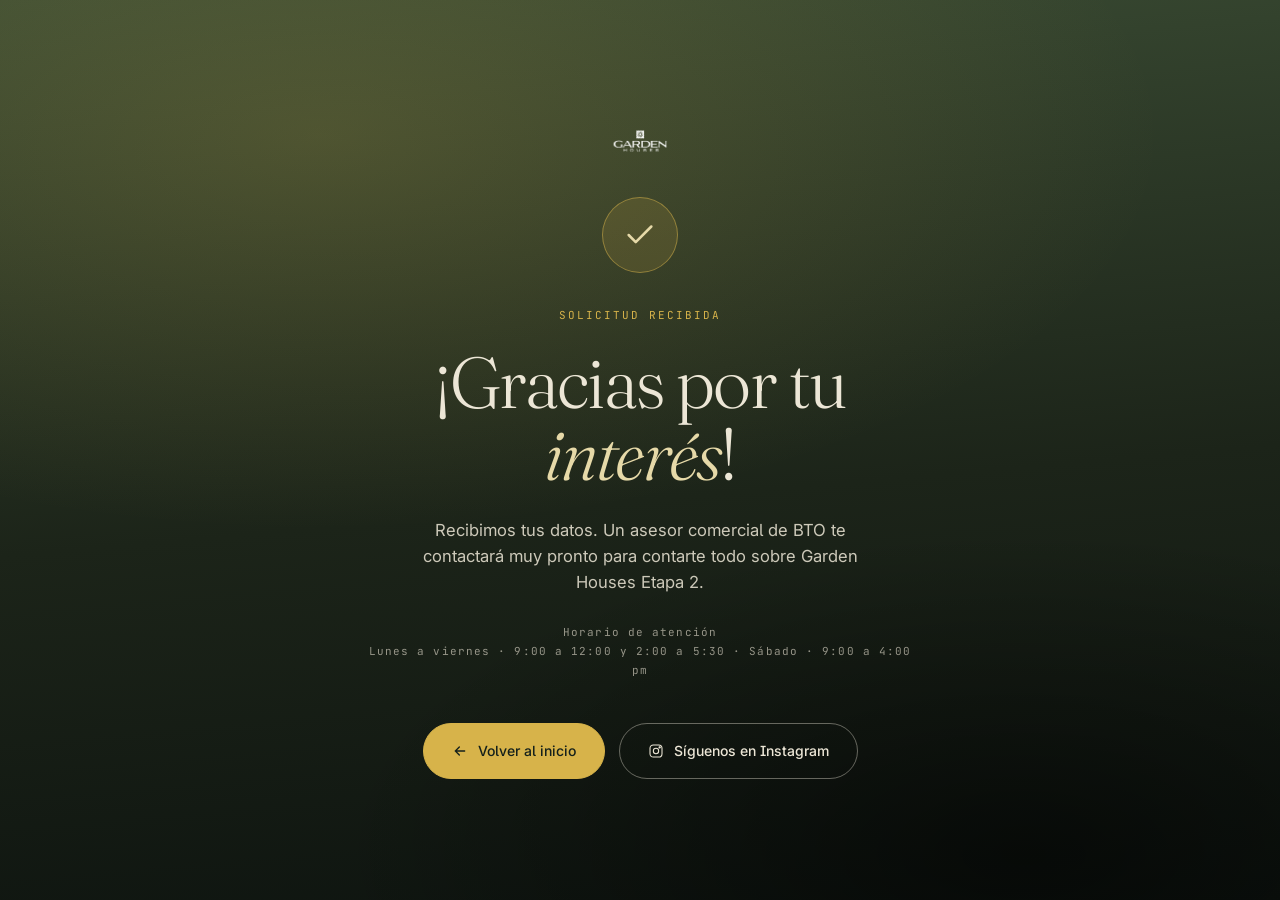
<file: gracias.html>
<!doctype html>
<html lang="es-CO">
<head>
<meta charset="utf-8" />
<meta name="viewport" content="width=device-width, initial-scale=1" />
<meta name="robots" content="noindex, nofollow" />

<!-- Google tag (gtag.js) -->
<script async src="https://www.googletagmanager.com/gtag/js?id=G-H11S2S4JN0"></script>
<script>
  window.dataLayer = window.dataLayer || [];
  function gtag(){dataLayer.push(arguments);}
  gtag('js', new Date());
  gtag('config', 'G-H11S2S4JN0');
  // Conversión: formulario enviado
  gtag('event', 'formulario', { event_category: 'lead', event_label: 'Garden Houses Etapa 2' });
</script>

<!-- Microsoft Clarity -->
<script type="text/javascript">
    (function(c,l,a,r,i,t,y){
        c[a]=c[a]||function(){(c[a].q=c[a].q||[]).push(arguments)};
        t=l.createElement(r);t.async=1;t.src="https://www.clarity.ms/tag/"+i;
        y=l.getElementsByTagName(r)[0];y.parentNode.insertBefore(t,y);
    })(window, document, "clarity", "script", "xpy4v89lij");
</script>

<!-- Meta Pixel Code -->
<script>
!function(f,b,e,v,n,t,s)
{if(f.fbq)return;n=f.fbq=function(){n.callMethod?
n.callMethod.apply(n,arguments):n.queue.push(arguments)};
if(!f._fbq)f._fbq=n;n.push=n;n.loaded=!0;n.version='2.0';
n.queue=[];t=b.createElement(e);t.async=!0;
t.src=v;s=b.getElementsByTagName(e)[0];
s.parentNode.insertBefore(t,s)}(window, document,'script',
'https://connect.facebook.net/en_US/fbevents.js');
fbq('init', '1456245753051788');
fbq('track', 'PageView');
// Conversión: Cliente potencial (Lead)
fbq('track', 'Lead', { content_name: 'Garden Houses Etapa 2' });
fbq('trackCustom', 'formulario');
</script>
<noscript><img height="1" width="1" style="display:none"
src="https://www.facebook.com/tr?id=1456245753051788&ev=Lead&noscript=1"
/></noscript>
<!-- End Meta Pixel Code -->

<title>¡Gracias! — Garden Houses</title>
<link rel="preconnect" href="https://fonts.googleapis.com">
<link rel="preconnect" href="https://fonts.gstatic.com" crossorigin>
<link href="https://fonts.googleapis.com/css2?family=Fraunces:ital,opsz,wght@0,9..144,300;0,9..144,400;1,9..144,300&family=Inter:wght@400;500;600&family=JetBrains+Mono:wght@400;500&display=swap" rel="stylesheet">
<link rel="stylesheet" href="assets/style-system.css">
<style>
  html, body { height: 100%; }
  body.gracias {
    min-height: 100vh; display: flex; align-items: center; justify-content: center;
    padding: clamp(24px, 6vw, 64px);
    background: var(--bg-dark); color: var(--on-dark);
    position: relative; overflow: hidden;
    text-align: center;
  }
  .g-bg { position: absolute; inset: 0; z-index: 0; }
  .g-bg .g-img {
    position: absolute; inset: 0;
    background-image:
      radial-gradient(120% 80% at 25% 15%, rgba(215,179,74,.18), transparent 55%),
      radial-gradient(90% 60% at 80% 95%, rgba(0,0,0,.55), transparent 60%),
      linear-gradient(175deg, #3A4B33 0%, #1C2419 55%, #0D130F 100%);
  }
  .g-inner {
    position: relative; z-index: 2; max-width: 560px;
    display: flex; flex-direction: column; align-items: center; gap: 8px;
    animation: gIn .8s cubic-bezier(.22,.61,.36,1) both;
  }
  @keyframes gIn { from { opacity: 0; transform: translateY(16px); } to { opacity: 1; transform: none; } }
  .g-logo { height: 40px; width: auto; margin-bottom: 28px; filter: brightness(0) invert(1); }
  .g-check {
    width: 76px; height: 76px; border-radius: 50%; margin-bottom: 26px;
    display: inline-flex; align-items: center; justify-content: center;
    background: rgba(215,179,74,.14); border: 1px solid rgba(215,179,74,.5);
    color: #E6D9A8;
  }
  .g-check svg { width: 34px; height: 34px; }
  .g-eyebrow {
    font-family: var(--f-mono); font-size: 11px; letter-spacing: .18em; text-transform: uppercase;
    color: #D7B34A; margin-bottom: 14px;
  }
  h1.g-title {
    font-family: var(--f-display); font-weight: 300;
    font-size: clamp(40px, 6vw, 72px); line-height: 1; letter-spacing: -.025em;
    margin: 0 0 20px;
  }
  h1.g-title em { font-style: italic; color: #E6D9A8; }
  .g-text {
    font-size: clamp(16px, 1.3vw, 19px); line-height: 1.55;
    color: rgba(236,230,214,.85); max-width: 44ch; margin: 0 0 12px;
  }
  .g-hours {
    font-family: var(--f-mono); font-size: 11px; letter-spacing: .1em;
    color: rgba(236,230,214,.6); line-height: 1.7; margin: 8px 0 36px;
  }
  .g-actions { display: flex; flex-wrap: wrap; gap: 14px; justify-content: center; }
  .g-btn {
    display: inline-flex; align-items: center; gap: 10px;
    padding: 16px 28px; border-radius: 999px;
    font-family: var(--f-sans); font-size: 14px; font-weight: 500;
    text-decoration: none; cursor: pointer;
    transition: transform .25s var(--e-out), background .25s var(--e-out);
  }
  .g-btn-primary {
    background: #D7B34A; color: #14201B; border: 1px solid #D7B34A;
  }
  .g-btn-primary:hover { background: #E6C25E; transform: translateY(-1px); }
  .g-btn-ghost {
    background: transparent; color: var(--on-dark); border: 1px solid rgba(236,230,214,.4);
  }
  .g-btn-ghost:hover { background: rgba(236,230,214,.1); transform: translateY(-1px); }
  .g-btn svg { width: 16px; height: 16px; }
  @media (prefers-reduced-motion: reduce) { .g-inner { animation: none; } }
</style>
</head>
<body class="gh gracias">
  <div class="g-bg" aria-hidden="true"><div class="g-img"></div></div>
  <div class="g-inner">
    <img class="g-logo" src="img/logo_garden.png" alt="Garden Houses">
    <span class="g-check" aria-hidden="true">
      <svg viewBox="0 0 24 24" fill="none" stroke="currentColor" stroke-width="1.8" stroke-linecap="round" stroke-linejoin="round"><path d="M20 6 9 17l-5-5"/></svg>
    </span>
    <div class="g-eyebrow">Solicitud recibida</div>
    <h1 class="g-title">¡Gracias por tu <em>interés</em>!</h1>
    <p class="g-text">Recibimos tus datos. Un asesor comercial de BTO te contactará muy pronto para contarte todo sobre Garden Houses Etapa 2.</p>
    <div class="g-hours">
      Horario de atención<br>
      Lunes a viernes · 9:00 a 12:00 y 2:00 a 5:30 · Sábado · 9:00 a 4:00 pm
    </div>
    <div class="g-actions">
      <a class="g-btn g-btn-primary" href="index.html">
        <svg viewBox="0 0 24 24" fill="none" stroke="currentColor" stroke-width="2" stroke-linecap="round"><path d="M19 12H5M11 18l-6-6 6-6"/></svg>
        Volver al inicio
      </a>
      <a class="g-btn g-btn-ghost" href="https://www.instagram.com/btoconstructora/" target="_blank" rel="noopener">
        <svg viewBox="0 0 24 24" fill="none" stroke="currentColor" stroke-width="1.6"><rect x="3" y="3" width="18" height="18" rx="5"/><circle cx="12" cy="12" r="4"/><circle cx="17.5" cy="6.5" r="1" fill="currentColor"/></svg>
        Síguenos en Instagram
      </a>
    </div>
  </div>
</body>
</html>
</file>
<file: assets/style-system.css>
/* ============================================================
   Fluid Glass — Redesign Style System
   Editorial minimalism, architectural precision.
   ============================================================ */

:root {
  /* Palette — warm neutrals, single saturated accent */
  --bg:           #F4F1EC;   /* warm off-white (paper) */
  --bg-soft:      #EAE6DF;   /* panel */
  --bg-dark:      #14161A;   /* near-black */
  --ink:          #1B1C1E;   /* primary text */
  --ink-muted:    #5E5D58;   /* secondary */
  --ink-faint:    #9A968E;   /* tertiary */
  --line:         #D9D4CB;   /* hairline */
  --line-dark:    #2A2C30;
  --accent:       #B85A1E;   /* terracotta — single accent */
  --on-dark:      #EFEBE4;

  /* Type */
  --f-display: "Fraunces", "Times New Roman", serif;
  --f-sans:    "Neue Haas Grotesk Text", "Inter", -apple-system, system-ui, sans-serif;
  --f-mono:    "JetBrains Mono", ui-monospace, monospace;

  /* Scale (fluid) */
  --t-xs:   clamp(11px, 0.72vw, 13px);
  --t-sm:   clamp(13px, 0.86vw, 15px);
  --t-body: clamp(15px, 1.02vw, 18px);
  --t-lead: clamp(18px, 1.35vw, 22px);
  --t-h4:   clamp(22px, 1.8vw,  28px);
  --t-h3:   clamp(28px, 2.6vw,  42px);
  --t-h2:   clamp(40px, 4.6vw,  72px);
  --t-h1:   clamp(56px, 8.4vw, 148px);

  /* Rhythm */
  --r-xs: 6px; --r-sm: 12px; --r-md: 24px; --r-lg: 48px;
  --r-xl: 96px; --r-2xl: 144px;

  /* Edges */
  --radius-sm: 2px;
  --radius-md: 6px;
  --radius-lg: 14px;

  /* Motion */
  --e-out: cubic-bezier(.22,.61,.36,1);
  --e-in-out: cubic-bezier(.65,.05,.35,1);
}

* { box-sizing: border-box; }
html, body { margin: 0; padding: 0; }
html { -webkit-font-smoothing: antialiased; text-rendering: optimizeLegibility; }

body {
  font-family: var(--f-sans);
  font-size: var(--t-body);
  line-height: 1.55;
  color: var(--ink);
  background: var(--bg);
  font-feature-settings: "ss01", "ss02", "kern";
}

img { display: block; max-width: 100%; }

/* Type utilities */
.eyebrow {
  font-family: var(--f-mono);
  font-size: var(--t-xs);
  letter-spacing: 0.14em;
  text-transform: uppercase;
  color: var(--ink-muted);
}
.display {
  font-family: var(--f-display);
  font-weight: 300;
  font-style: normal;
  letter-spacing: -0.025em;
  line-height: 0.92;
  font-variation-settings: "opsz" 144, "SOFT" 30;
}
.display em { font-style: italic; font-variation-settings: "opsz" 144, "SOFT" 100; }
.h2 { font-family: var(--f-display); font-weight: 300; font-size: var(--t-h2); line-height: 1; letter-spacing: -0.02em; }
.h2 em { font-style: italic; }
.h3 { font-family: var(--f-display); font-weight: 400; font-size: var(--t-h3); line-height: 1.05; letter-spacing: -0.01em; }
.lead { font-size: var(--t-lead); line-height: 1.4; color: var(--ink); max-width: 44ch; }
.muted { color: var(--ink-muted); }
.mono  { font-family: var(--f-mono); font-size: var(--t-xs); letter-spacing: 0.06em; text-transform: uppercase; }

/* Grid helper */
.page {
  padding-inline: clamp(20px, 3.2vw, 56px);
}
.grid12 {
  display: grid;
  grid-template-columns: repeat(12, 1fr);
  gap: clamp(16px, 1.6vw, 28px);
}

/* Rule */
.rule { height: 1px; background: var(--line); border: 0; margin: 0; }

/* Buttons */
.btn {
  display: inline-flex; align-items: center; gap: 10px;
  padding: 14px 22px;
  font-family: var(--f-sans); font-size: var(--t-sm);
  font-weight: 500; letter-spacing: 0.02em;
  border: 1px solid var(--ink);
  color: var(--bg);
  background: var(--ink);
  border-radius: 999px;
  cursor: pointer;
  transition: transform .25s var(--e-out), background .25s var(--e-out);
  text-decoration: none;
}
.btn:hover { background: var(--accent); border-color: var(--accent); }
.btn .dot { width: 6px; height: 6px; border-radius: 50%; background: currentColor; opacity: .65; }

.btn-ghost {
  display: inline-flex; align-items: center; gap: 10px;
  padding: 13px 20px;
  font-family: var(--f-sans); font-size: var(--t-sm); font-weight: 500;
  color: var(--ink);
  background: transparent;
  border: 1px solid var(--ink);
  border-radius: 999px;
  text-decoration: none;
  transition: color .25s var(--e-out), background .25s var(--e-out);
}
.btn-ghost:hover { background: var(--ink); color: var(--bg); }

.link-arrow {
  display: inline-flex; align-items: baseline; gap: 8px;
  color: var(--ink); text-decoration: none;
  font-weight: 500; font-size: var(--t-sm); letter-spacing: 0.02em;
  border-bottom: 1px solid currentColor;
  padding-bottom: 2px;
  transition: color .2s var(--e-out);
}
.link-arrow:hover { color: var(--accent); }

/* Image treatments */
.img-frame {
  position: relative;
  overflow: hidden;
  background: var(--bg-soft);
  border-radius: var(--radius-md);
}
.img-frame img { width: 100%; height: 100%; object-fit: cover; }

/* Dark section */
.dark {
  background: var(--bg-dark);
  color: var(--on-dark);
}
.dark .muted { color: #9A968E; }
.dark .eyebrow { color: #9A968E; }
.dark .rule { background: var(--line-dark); }
.dark .btn { background: var(--on-dark); color: var(--bg-dark); border-color: var(--on-dark); }
.dark .btn:hover { background: var(--accent); color: var(--on-dark); border-color: var(--accent); }
.dark .btn-ghost { color: var(--on-dark); border-color: var(--on-dark); }
.dark .btn-ghost:hover { background: var(--on-dark); color: var(--bg-dark); }

/* Placeholder image stand-in (gradient + grain) */
.placeholder-img {
  position: absolute; inset: 0;
  background:
    radial-gradient(120% 80% at 30% 20%, rgba(255,255,255,.55), transparent 60%),
    radial-gradient(90% 70% at 80% 90%, rgba(24,26,30,.25), transparent 60%),
    linear-gradient(160deg, #C7BFB1, #9FA9AA 55%, #6E7376);
}
.placeholder-img::after {
  content: "";
  position: absolute; inset: 0;
  background-image:
    radial-gradient(rgba(255,255,255,.06) 1px, transparent 1px),
    radial-gradient(rgba(0,0,0,.08)      1px, transparent 1px);
  background-size: 3px 3px, 3px 3px;
  background-position: 0 0, 1px 1px;
  mix-blend-mode: overlay;
  opacity: .5;
}
.placeholder-img.warm { background: linear-gradient(160deg, #D9C8AE, #B08763 60%, #6D4A2B); }
.placeholder-img.cool { background: linear-gradient(160deg, #CBD2D0, #8D9A9B 60%, #3E4649); }
.placeholder-img.sand { background: linear-gradient(160deg, #E5DCCB, #B7A98E 60%, #7A6B4F); }
.placeholder-img.stone{ background: linear-gradient(160deg, #BFB9AE, #8B887F 60%, #454640); }
.placeholder-img.sky  { background: linear-gradient(180deg, #D9DDDD, #A8B1B2 60%, #4E5759); }
.placeholder-img.dusk { background: linear-gradient(160deg, #C7A78C, #7E6E66 60%, #2B2A2B); }

/* ============================================================
   Garden Houses — paleta override
   Verdes naturales (salvia/oliva/esmeralda) + crema + dorado mate
   ============================================================ */
.gh {
  --bg:        #F3EFE6;   /* crema cálido */
  --bg-soft:   #E6E0D1;   /* papel */
  --bg-dark:   #14201B;   /* verde profundo casi negro */
  --ink:       #1C2420;   /* tinta con tinte verde */
  --ink-muted: #5A635B;
  --ink-faint: #97998F;
  --line:      #D5CFBF;
  --line-dark: #28332D;
  --accent:    #5F6F3E;   /* verde oliva sólido (CTA) */
  --accent-2:  #3F5A3C;   /* verde salvia profundo */
  --gold:      #A8832E;   /* dorado mate — acento editorial */
  --on-dark:   #ECE6D6;
}

.gh.placeholder-img,
.gh .placeholder-img { background: linear-gradient(160deg, #B7C2A0, #7E8E66 55%, #3F5233); }
.gh .placeholder-img.garden   { background: linear-gradient(160deg, #C7D2AE, #7C8F5F 55%, #38472C); }
.gh .placeholder-img.leaf     { background: linear-gradient(160deg, #A8B88A, #5F7443 55%, #2A3C24); }
.gh .placeholder-img.pool     { background: linear-gradient(160deg, #C8D6CE, #7E9A96 55%, #36504E); }
.gh .placeholder-img.wood     { background: linear-gradient(160deg, #D9C2A0, #A67D4E 55%, #5C3E20); }
.gh .placeholder-img.stone    { background: linear-gradient(160deg, #C8C2B4, #8D8A7E 55%, #3D3F38); }
.gh .placeholder-img.dusk     { background: linear-gradient(160deg, #C7A78C, #7E6E66 55%, #2B2A2B); }
.gh .placeholder-img.facade   { background: linear-gradient(160deg, #CFCEC3, #6E7B66 55%, #1C2820); }
.gh .placeholder-img.yoga     { background: linear-gradient(160deg, #D6D1B6, #8A9464 55%, #3F4A2C); }
.gh .placeholder-img.aerial   { background: linear-gradient(180deg, #D2D8BE, #8FA372 55%, #2F4224); }
.gh .placeholder-img.interior { background: linear-gradient(160deg, #E4DAC6, #B29977 55%, #5E4A2C); }
.gh .placeholder-img.portrait { background: linear-gradient(160deg, #3A4238, #1E2621); }


/* ============================================================
   Modal de documentos legales (popup con scroll, sobre el landing)
   ============================================================ */
.doc-modal {
  position: fixed; inset: 0; z-index: 220;
  display: none; align-items: center; justify-content: center;
  padding: clamp(12px, 4vw, 48px);
  background: rgba(14, 19, 15, 0.55);
  backdrop-filter: blur(8px); -webkit-backdrop-filter: blur(8px);
  opacity: 0;
}
.doc-modal.open { display: flex; animation: docIn .3s var(--e-out) forwards; }
@keyframes docIn { to { opacity: 1; } }
body.doc-open { overflow: hidden; }

.doc-panel {
  position: relative;
  width: min(760px, 100%); max-height: min(86vh, 900px);
  display: flex; flex-direction: column;
  background: var(--bg);
  border: 1px solid var(--line);
  border-radius: var(--radius-lg);
  box-shadow: 0 40px 100px -24px rgba(14, 19, 15, 0.5);
  overflow: hidden;
  animation: docScale .35s var(--e-out);
}
@keyframes docScale { from { transform: translateY(12px) scale(.98); opacity: 0; } to { transform: none; opacity: 1; } }

.doc-head {
  flex-shrink: 0;
  display: flex; align-items: flex-start; justify-content: space-between; gap: 16px;
  padding: clamp(24px, 3vw, 36px) clamp(24px, 4vw, 44px) 20px;
  border-bottom: 1px solid var(--line);
  background: rgba(243, 239, 230, 0.9);
  backdrop-filter: blur(8px);
}
.doc-head .eyebrow { display: block; margin-bottom: 10px; color: var(--gold); }
.doc-head h2 {
  font-family: var(--f-display); font-weight: 300;
  font-size: clamp(22px, 2.6vw, 32px); line-height: 1.08; letter-spacing: -.018em;
  margin: 0;
}
.doc-head .doc-sub {
  font-family: var(--f-mono); font-size: var(--t-xs);
  letter-spacing: .06em; color: var(--ink-muted); margin-top: 10px;
}
.doc-close {
  flex-shrink: 0; width: 42px; height: 42px; border-radius: 50%;
  border: 1px solid var(--line); background: #fff; color: var(--ink);
  display: inline-flex; align-items: center; justify-content: center;
  cursor: pointer; transition: background .2s var(--e-out), border-color .2s var(--e-out), transform .2s var(--e-out);
}
.doc-close:hover { background: var(--bg-soft); border-color: var(--ink); transform: rotate(90deg); }

.doc-body {
  overflow-y: auto; -webkit-overflow-scrolling: touch;
  padding: clamp(24px, 4vw, 40px) clamp(24px, 4vw, 44px) clamp(32px, 5vw, 48px);
  scrollbar-width: thin; scrollbar-color: var(--line-dark) transparent;
}
.doc-body::-webkit-scrollbar { width: 8px; }
.doc-body::-webkit-scrollbar-thumb { background: var(--line); border-radius: 999px; }
.doc-body::-webkit-scrollbar-thumb:hover { background: var(--line-dark); }

/* Tipografía del contenido legal (dentro del modal) */
.legal-body { font-size: 15px; line-height: 1.7; color: var(--ink); }
.legal-body > p { margin: 0 0 18px; }
.legal-body .intro { color: var(--ink-muted); }
.legal-body h2 {
  font-family: var(--f-display); font-weight: 400;
  font-size: clamp(19px, 1.9vw, 24px); line-height: 1.15; letter-spacing: -.01em;
  margin: 36px 0 14px; padding-top: 24px; border-top: 1px solid var(--line);
}
.legal-body h2:first-child, .legal-body > *:first-child { margin-top: 0; }
.legal-body h3 {
  font-family: var(--f-sans); font-weight: 600; font-size: 15.5px;
  margin: 26px 0 10px; color: var(--ink);
}
.legal-body ul, .legal-body ol { margin: 0 0 18px; padding-left: 22px; }
.legal-body li { margin: 0 0 9px; line-height: 1.6; }
.legal-body ul li::marker { color: var(--accent); }
.legal-body ol li::marker { color: var(--ink-muted); font-family: var(--f-mono); font-size: .82em; }
.legal-body strong { color: var(--ink); font-weight: 600; }
.legal-body a { color: var(--accent); text-decoration: underline; text-underline-offset: 2px; }
.legal-body a:hover { color: var(--gold); }
.legal-body hr { height: 1px; background: var(--line); border: 0; margin: 32px 0; }
.legal-body .legal-note {
  margin-top: 32px; padding: 20px 24px;
  background: var(--bg-soft); border-radius: var(--radius-md);
  font-size: 13.5px; line-height: 1.6; color: var(--ink-muted);
}
.legal-body .legal-note strong { color: var(--ink); }

/* Disparadores (enlaces que abren el modal) */
.doc-trigger { cursor: pointer; }
@media (prefers-reduced-motion: reduce) {
  .doc-modal.open, .doc-panel { animation: none; }
  .doc-close:hover { transform: none; }
}
</file>
